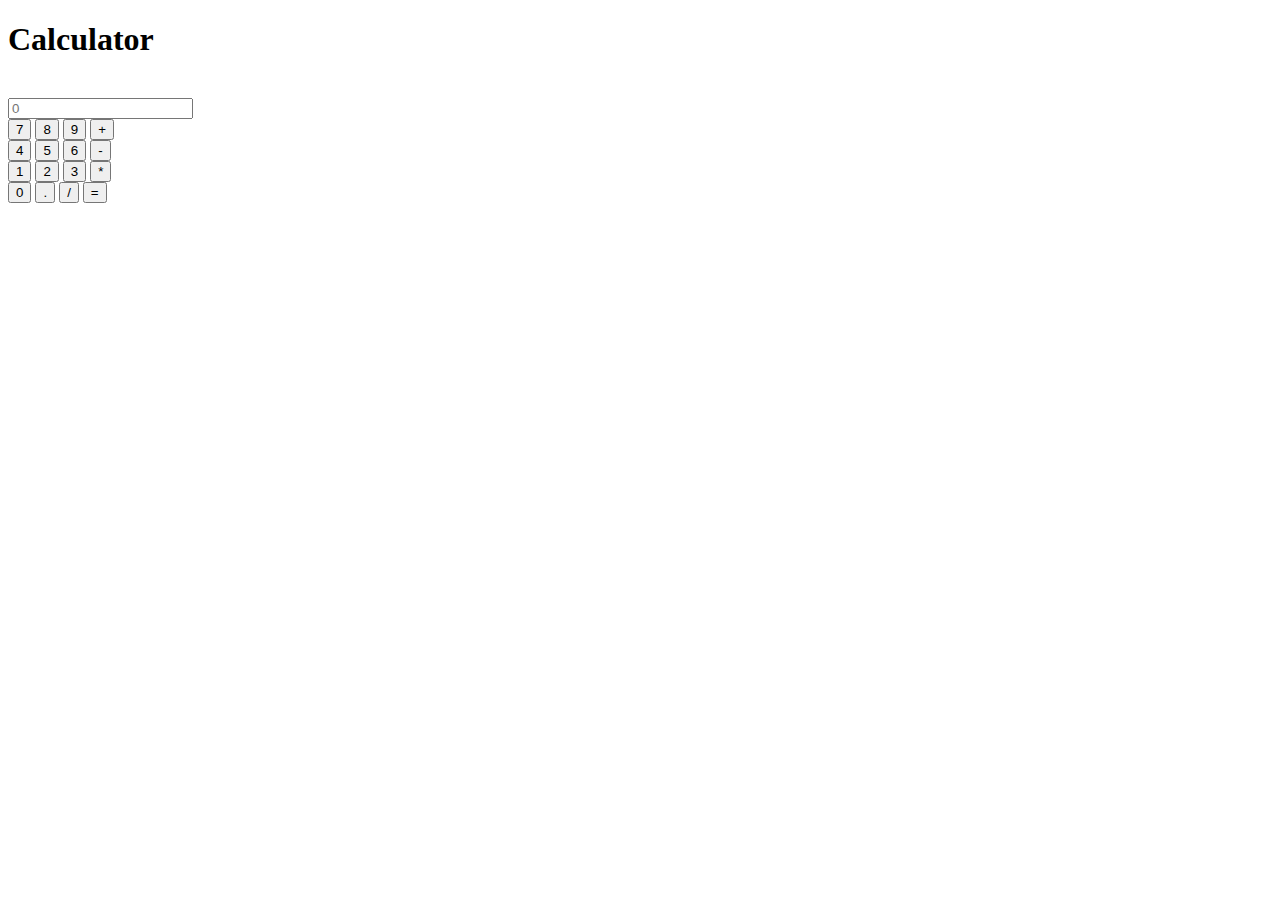
<file: bcalc/index.html>
<!--Fantacy Design-->
<!--fantacydesign.com-->
<!Doctype html>
<html>
<head>
<meta charset="utf-8">
<title>Calculator</title>
<link rel="stylesheet" href="http://shoble.ml/math/bcalculator/style.css">
<meta charset="utf-8">
  <meta name="viewport" content="width=device-width, initial-scale=1.0">
    <meta name="apple-mobile-web-app-capable" content="yes">
    <meta name="apple-mobile-web-app-status-bar-style" content="black-translucent">
    <meta name="apple-mobile-web-app-title" content="Calculator">
    <link rel="apple-touch-icon" href="apple-touch-icon.png">
</head>

<body>

	<script>
	function calcNumbers(result){
		form.displayResult.value=form.displayResult.value+result;

	}
	</script>
	<h1>Calculator</h1>
    <br>
	<div class="container">
		<form name="form">
		<div class="display">
			<input type="text" placeholder="0" name="displayResult" />
		</div>
			<div class="buttons">
			  <div class="row">
				<input type="button" name="b7" value="7" onClick="calcNumbers(b7.value)">
				  <input type="button" name="b8" value="8" onClick="calcNumbers(b8.value)">
				  <input type="button" name="b9" value="9" onClick="calcNumbers(b9.value)">
				  <input type="button" name="addb" value="+" onClick="calcNumbers(addb.value)">
				</div>

				<div class="row">
				<input type="button" name="b4" value="4" onClick="calcNumbers(b4.value)">
				  <input type="button" name="b5" value="5" onClick="calcNumbers(b5.value)">
				  <input type="button" name="b6" value="6" onClick="calcNumbers(b6.value)">
				  <input type="button" name="subb" value="-" onClick="calcNumbers(subb.value)">
				</div>

				<div class="row">
				<input type="button" name="b1" value="1" onClick="calcNumbers(b1.value)">
				  <input type="button" name="b2" value="2" onClick="calcNumbers(b2.value)">
				  <input type="button" name="b3" value="3" onClick="calcNumbers(b3.value)">
				  <input type="button" name="mulb" value="*" onClick="calcNumbers(mulb.value)">
				</div>

				<div class="row">
				<input type="button" name="b0" value="0" onClick="calcNumbers(b0.value)">
				  <input type="button" name="potb" value="." onClick="calcNumbers(potb.value)">
				  <input type="button" name="divb" value="/" onClick="calcNumbers(divb.value)">
				  <input type="button" class="red" value="=" onClick="displayResult.value=eval(displayResult.value)">
				</div>
			</div>

		</form>
	</div>
</body>

</html>
</file>
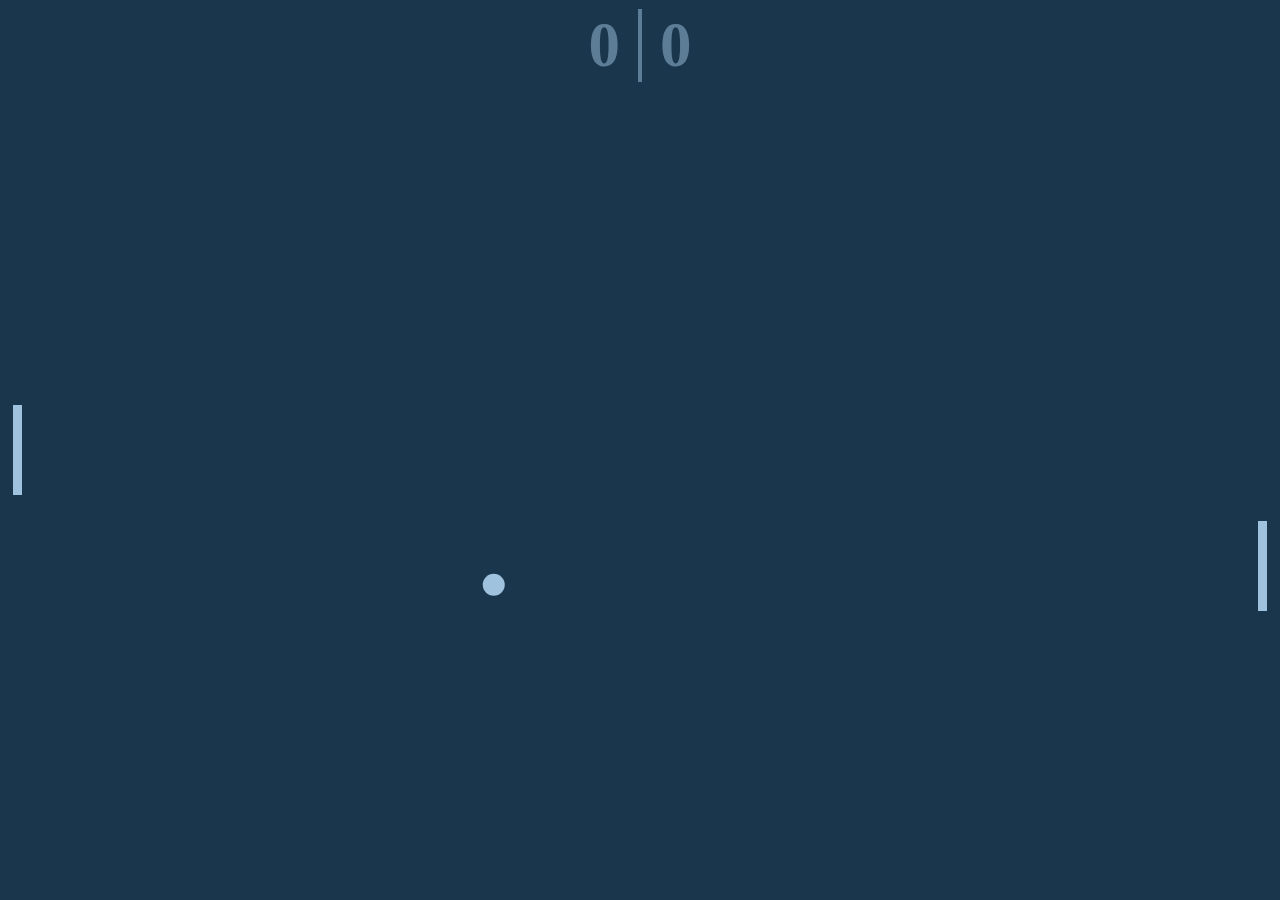
<file: pong/index.html>
<!DOCTYPE html>
<html lang="en">
<head>
  <meta charset="UTF-8">
  <meta http-equiv="X-UA-Compatible" content="IE=edge">
  <meta name="viewport" content="width=device-width, initial-scale=1.0">
  <link rel="stylesheet" href="styles.css">
  <script src="script.js" type="module"></script>
  <title>Document</title>
</head>
<body>
  <div class="score">
    <div id="player-score">0</div>
    <div id="computer-score">0</div>
  </div>
  <div class="ball" id="ball"></div>
  <div class="paddle left" id="player-paddle"></div>
  <div class="paddle right" id="computer-paddle"></div>
</body>
</html>
</file>
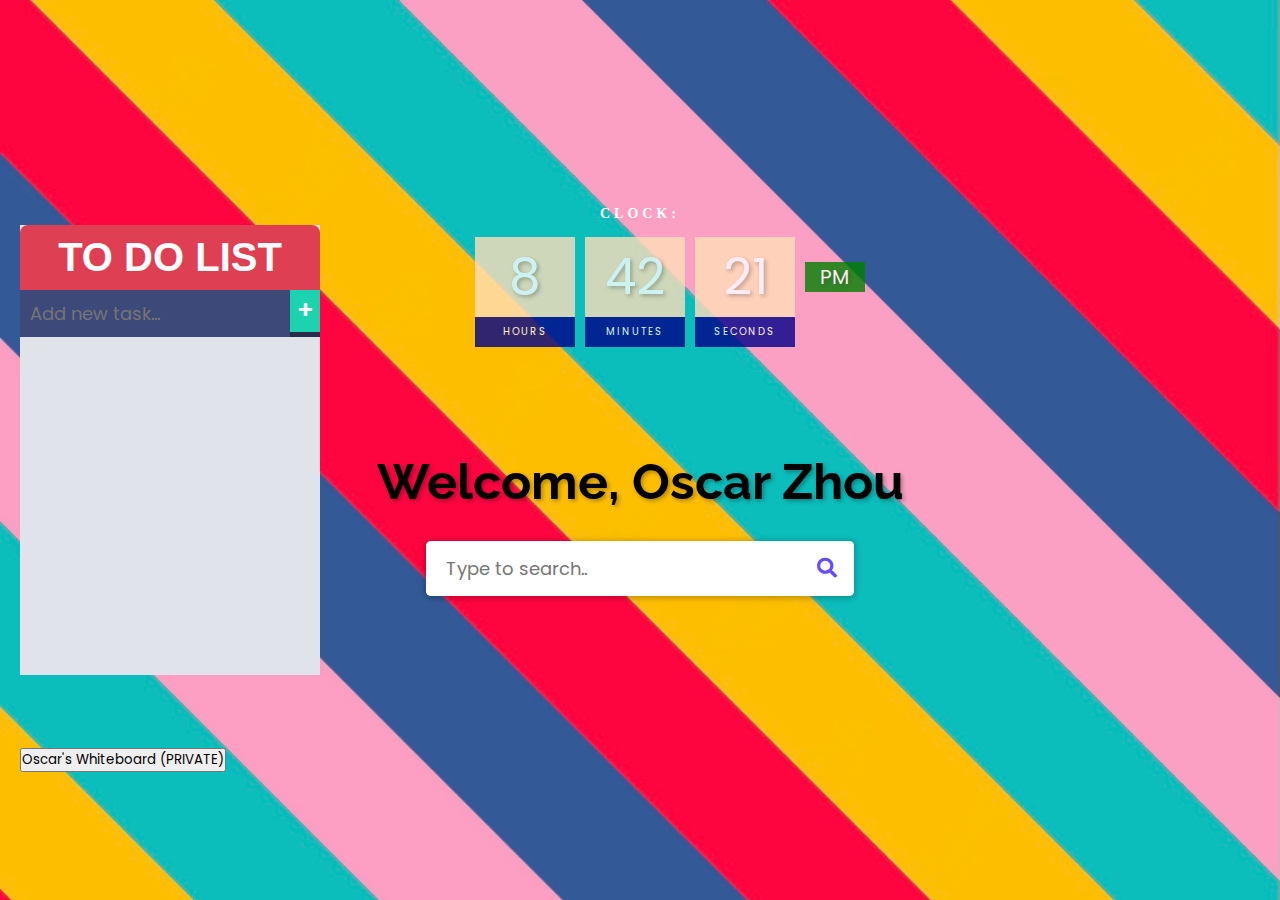
<file: Start Page/index.html>
<!DOCTYPE html>
<html lang="en" dir="ltr">
  <head>
    <meta charset="utf-8">
    <title>Connect+ | Start</title>
    <link rel="stylesheet" href="style.css">
    <meta name="viewport" content="width=device-width, initial-scale=1.0">
    <link rel="stylesheet" href="https://cdnjs.cloudflare.com/ajax/libs/font-awesome/5.15.3/css/all.min.css"/>
    <meta name="apple-mobile-web-app-capable" content="yes">
    <link rel="apple-touch-startup-image" href="launch.png">
    <meta name="apple-mobile-web-app-status-bar-style" content="black-translucent">
    <meta name="apple-mobile-web-app-title" content="CONNECT+">
    <link rel="apple-touch-icon" href="apple-touch-icon.png">
  </head>
  <body>
    <script>
      (function(d, s, id) {
          if (d.getElementById(id)) {
              if (window.__TOMORROW__) {
                  window.__TOMORROW__.renderWidget();
              }
              return;
          }
          const fjs = d.getElementsByTagName(s)[0];
          const js = d.createElement(s);
          js.id = id;
          js.src = "https://www.tomorrow.io/v1/widget/sdk/sdk.bundle.min.js";

          fjs.parentNode.insertBefore(js, fjs);
      })(document, 'script', 'tomorrow-sdk');
      </script>

      <div class="tomorrow"
         data-location-id="003919"
         data-language="EN"
         data-unit-system="METRIC"
         data-skin="light"
         data-widget-type="aqiPollutant"
         style="padding-bottom:22px;position:relative;"
      >
        <a
          href="https://www.tomorrow.io/weather/"
          rel="nofollow noopener noreferrer"
          target="_blank"
          style="position: absolute; bottom: 0; transform: translateX(-50%); left: 50%;"> </a>
      </div>
    <h2>Clock:</h2>
    <div class="clock">
        <div>
            <span id="hour">00</span>
            <span class="text">Hours</span>
        </div>
        <div>
            <span id="minutes">00</span>
            <span class="text">Minutes</span>
        </div>
        <div>
            <span id="seconds">00</span>
            <span class="text">Seconds</span>
        </div>
        <div>
            <span id="ampm">AM</span>
        </div>
    </div>
    <h3 id="welcome">Welcome, Oscar Zhou</h3>
    <div class="wrapper">
      <div class="search-input">
        <a href="" target="_blank" hidden></a>
        <input type="text" placeholder="Type to search..">
        <div class="autocom-box">
          <!-- here list are inserted from javascript -->
        </div>
        <div class="icon"><i class="fas fa-search"></i></div>
      </div>
    </div>
    <div class="container">
      <div class="app">
        <h1>TO DO LIST</h1>
        <form>
          <input type="text" placeholder="Add new task...">
          <button type="submit">&plus;</button>
        </form>
        <ul></ul>
      </div>
    </div>
    <a href="https://app.whiteboard.microsoft.com/me/whiteboards/p/c3BvOmh0dHBzOi8vcGVtYnJva2VzY2hvb2wtbXkuc2hhcmVwb2ludC5jb20vcGVyc29uYWwvb3NjYXJfemhvdV9wZW1icm9rZV9zYV9lZHVfYXU%3D/b!JUTyKNP5Y0OO6xWR5Hlk1ue1O41t5ohGtSp_6EvPpcnVUNZIIHq4RbKbyvSlFYtg/01SHEO3YF462UWAB365RFINSIV23XBF24A">
      <button>Oscar's Whiteboard (PRIVATE)</button>
      </a>
    <script src="js/suggestions.js"></script>
    <script src="js/script.js"></script>

  </body>
</html>
</file>
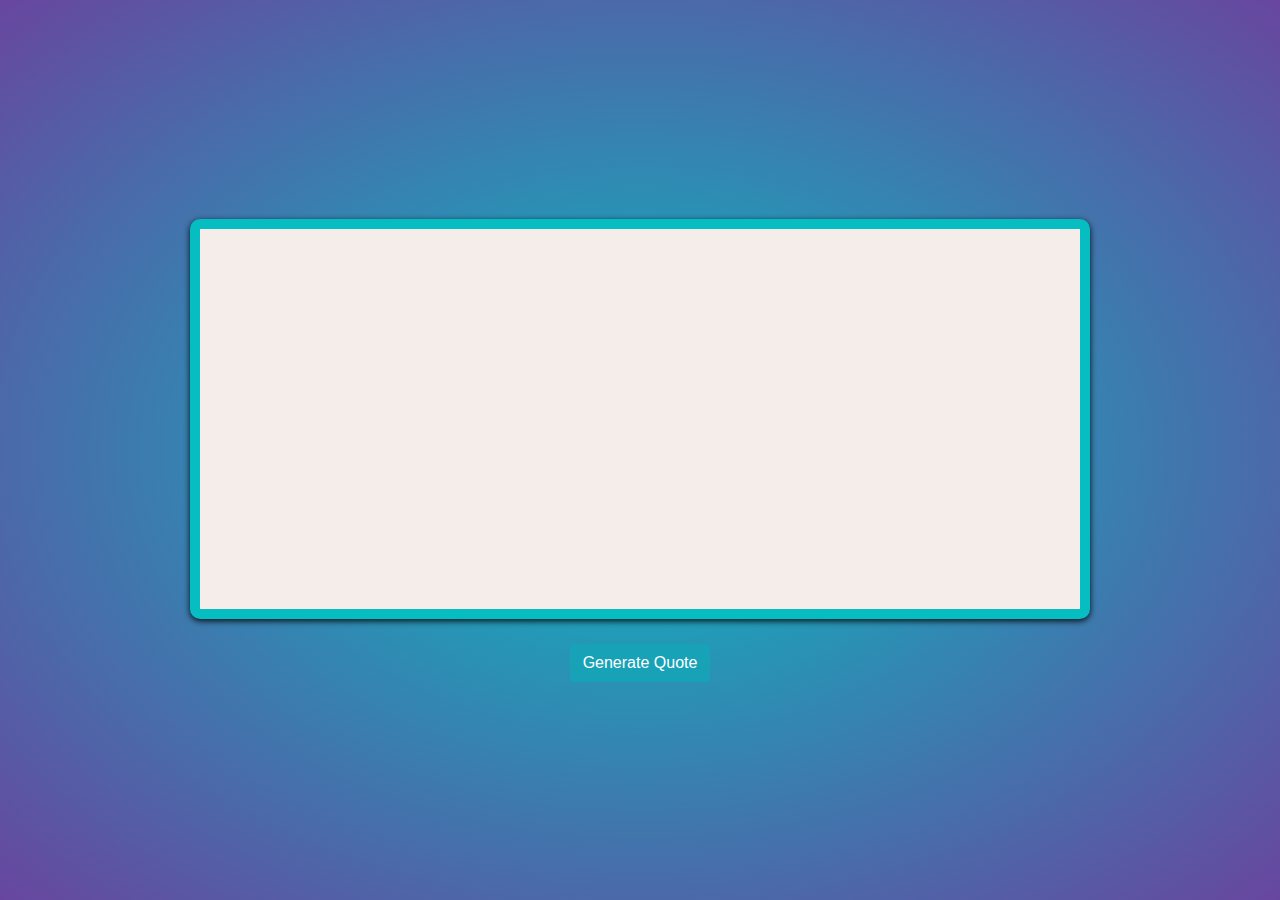
<file: english/quote-generator/index.html>
<!DOCTYPE html>
<html lang="en">
<head>
  <meta charset="UTF-8">
  <meta name="viewport" content="width=device-width, initial-scale=1.0">
  <link rel="stylesheet" href="https://stackpath.bootstrapcdn.com/bootstrap/4.5.2/css/bootstrap.min.css">
  <link rel="shortcut icon" type="image/png" href="quote.png" />
  <link rel="stylesheet" href="style.css">
  <title>Quote Generator</title>
</head>
<body>

  <main>
    <div class="container">
      <div class="quotes-container">
        <div class="inner-quotes-container">
          <p id="quote"></p>
          <h3 id="author"></h3>
        </div>
        <div class="quote-btn">
          <button class="btn btn-info" id="generate">Generate Quote</button>
        </div>
      </div>
    </div>
  </main>
  
  <script src ="script.js"></script>
</body>
</html>
</file>
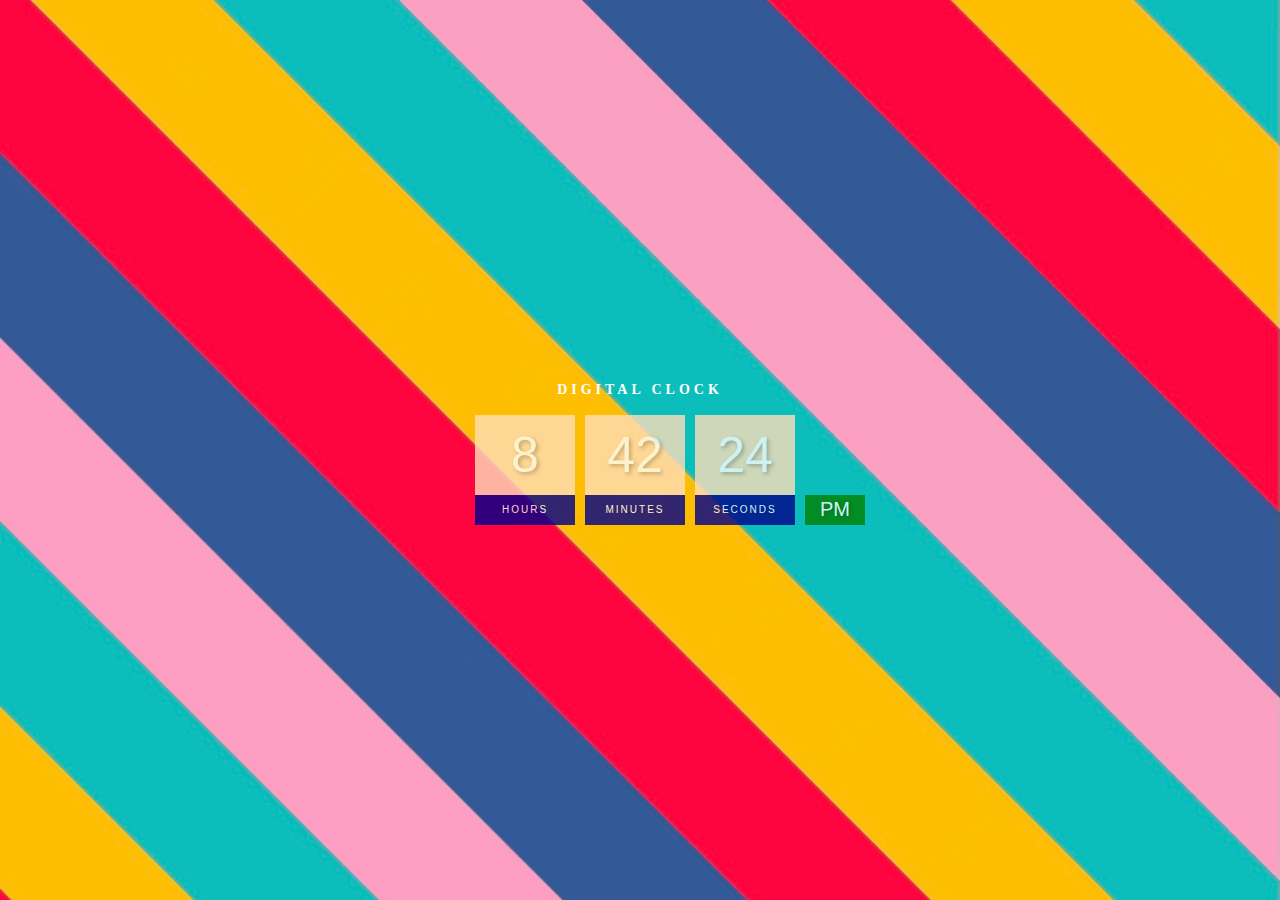
<file: math/digital-clock/index.html>
<!DOCTYPE html>
<html lang="en">
<head>
    <meta charset="UTF-8">
    <meta http-equiv="X-UA-Compatible" content="IE=edge">
    <meta name="viewport" content="width=device-width, initial-scale=1.0">
    <title>SHOBLE | Math | Digital Clock</title>
    <link rel="stylesheet" href="style.css">
</head>
<body>
    <h2>DIGITAL CLOCK</h2>
    <div class="clock">
        <div>
            <span id="hour">00</span>
            <span class="text">Hours</span>
        </div>
        <div>
            <span id="minutes">00</span>
            <span class="text">Minutes</span>
        </div>
        <div>
            <span id="seconds">00</span>
            <span class="text">Seconds</span>
        </div>
        <div>
            <span id="ampm">AM</span>
        </div>
    </div>
    <script src="script.js"></script>
</body>
</html>
</file>
<file: pong/styles.css>
*, *::after, *::before {
  box-sizing: border-box;
}

:root {
  --hue: 200;
  --saturation: 50%;
  --foreground-color: hsl(var(--hue), var(--saturation), 75%);
  --background-color: hsl(var(--hue), var(--saturation), 20%);
}

body {
  margin: 0;
  background-color: var(--background-color);
  overflow: hidden;
}

.paddle {
  --position: 50;

  position: absolute;
  background-color: var(--foreground-color);
  top: calc(var(--position) * 1vh);
  transform: translateY(-50%);
  width: 1vh;
  height: 10vh;
}

.paddle.left {
  left: 1vw;
}

.paddle.right {
  right: 1vw;
}

.ball {
  --x: 50;
  --y: 50;

  position: absolute;
  background-color: var(--foreground-color);
  left: calc(var(--x) * 1vw);
  top: calc(var(--y) * 1vh);
  border-radius: 50%;
  transform: translate(-50%, -50%);
  width: 2.5vh;
  height: 2.5vh;
}

.score {
  display: flex;
  justify-content: center;
  font-weight: bold;
  font-size: 7vh;
  color: var(--foreground-color);
}

.score > * {
  flex-grow: 1;
  flex-basis: 0;
  padding: 0 2vh;
  margin: 1vh 0;
  opacity: .5;
}

.score > :first-child {
  text-align: right;
  border-right: .5vh solid var(--foreground-color);
}
</file>
<file: Start Page/style.css>
@import url('https://fonts.googleapis.com/css2?family=Raleway:wght@100&display=swap');
@import url('https://fonts.googleapis.com/css2?family=Poppins:wght@200;300;400;500;600;700&display=swap');
*{
  margin: 0;
  padding: 0;
  box-sizing: border-box;
  font-family: 'Poppins';
}

body{
  background: #644bff;
  padding: 0 20px;
  margin: 0;
  display: flex;
  flex-direction: column;
  height: 100vh;
  justify-content: center;
  background: url("Clock%20BG.jpg");
  font-family: sans-serif;
  background-size: cover;
  overflow: hidden;
  -webkit-touch-callout: none;
}

::selection{
  color: #fff;
  background: #664AFF;
}

.wrapper{
  max-width: 450px;
  margin: 150px auto;
  margin-top: 30px;
}

.wrapper .search-input{
  background: #fff;
  width: 100%;
  border-radius: 5px;
  position: relative;
  box-shadow: 0px 1px 5px 3px rgba(0,0,0,0.12);
}

.search-input input{
  height: 55px;
  width: 100%;
  outline: none;
  border: none;
  border-radius: 5px;
  padding: 0 60px 0 20px;
  font-size: 18px;
  box-shadow: 0px 1px 5px rgba(0,0,0,0.1);
}

.search-input.active input{
  border-radius: 5px 5px 0 0;
}

.search-input .autocom-box{
  padding: 0;
  opacity: 0;
  pointer-events: none;
  max-height: 280px;
  overflow-y: auto;
}

.search-input.active .autocom-box{
  padding: 10px 8px;
  opacity: 1;
  pointer-events: auto;
}

.autocom-box li{
  list-style: none;
  padding: 8px 12px;
  display: none;
  width: 100%;
  cursor: default;
  border-radius: 3px;
}

.search-input.active .autocom-box li{
  display: block;
}
.autocom-box li:hover{
  background: #efefef;
}

.search-input .icon{
  position: absolute;
  right: 0px;
  top: 0px;
  height: 55px;
  width: 55px;
  text-align: center;
  line-height: 55px;
  font-size: 20px;
  color: #644bff;
  cursor: pointer;
} h2 {
  text-transform: uppercase;
  letter-spacing: 4px;
  font-size: 14px;
  font-family: avenir;
  text-align: center;
  color: white;
  margin-top: 50px;
} .clock {
  display:flex;
  margin-top: 10px;
  align-items: center;
  justify-content: center;
} .clock div{
  margin: 5px;
  position: relative;
} .clock span{
  width:100px;
  height:80px;
  background-color: rgb(255, 222, 186);
  opacity: .8;
  color: white;
  display: flex;
  justify-content: center;
  align-items: center;
  font-size: 50px;
  text-shadow: 2px 2px 4px rgba(0,0,0,0.3);
} .clock .text {
  height: 30px;
  font-size: 10px;
  text-transform: uppercase;
  letter-spacing: 2px;
  background: darkblue;
  opacity: .8;
} .clock #ampm{
  bottom: 0;
  position: absolute;
  width: 60px;
  height: 30px;
  font-size: 20px;
  background: green;
} #welcome {
  margin-top: 100px;
  font-size: 50px;
  font-family: 'Raleway';
  text-shadow: 2px 2px 4px rgba(0,0,0,0.3);
  text-align: center;
} .tomorrow {
  position: absolute;
  margin-top: 5px
}

@import url("https://fonts.googleapis.com/css2?family=Rajdhani:wght@500&display=swap");
.container {
  display: flex;
  flex-direction: column;
  align-items: center;
  background-color: #e1e3ea;
  height: 100vh;
  font-family: sans-serif;
  width: 300px;
  height: 50%;
  margin-bottom: 0px;
  position: absolute;
}

.app {
  width: 100%;
}

@media (max-width:768px) {
  .app {
    width: 90%;
  }
}

.app h1 {
  color: white;
  font-size: 40px;
  padding: 10px 0;
  text-align: center;
  border-radius: .5rem .5rem 0 0;
  background-color: #de3f53;
  font-family: "Rajdhani", sans-serif;
}

.app form {
  display: flex;
  width: 100%;
  background-color: #262e4c;
}

.app form input {
  border: none;
  background-color: #3c4979;
  font-size: 18px;
  color: white;
  padding: 10px;
  width: 90%;
}

.app form button {
  border: none;
  color: white;
  background-color: #1dd2af;
  font-size: 25px;
  font-weight: 600;
  height: 42px;
  width: 10%;
}

.app ul {
  list-style: none;
  color: #e0e0e0;
  padding: 0;
}

.app ul li {
  padding: 10px;
  background-color: #262e4c;
  border-bottom: 1px solid #3a4674;
}

.check {
  width: 0.8em;
  height: 0.8em;
  cursor: pointer;
  border-radius: 50%;
  background-color: white;
  border: 1px solid rgb(255, 255, 255);
  -webkit-appearance: none;
}

.check:checked {
  background-color: #1dd2af;
}

.task {
  font-size: 18px;
  padding: 0 10px;
  width: fit-content;
  background: transparent;
  border: none;
  color: #fff;
}

.task:focus {
  outline: none;
}

.app ul li i {
  float: right;
  cursor: pointer;
}

.app ul li i:hover {
  color: rgb(255, 82, 82);
}

.completed {
  color: rgba(192, 192, 192, 0.8);
  text-decoration: line-through;
}
</file>
<file: english/quote-generator/style.css>
@import url('https://fonts.googleapis.com/css2?family=Dancing+Script&display=swap');

body{
  background: #06BDC1;
  background: -webkit-radial-gradient(center, #06BDC1, #68469F);
  background: -moz-radial-gradient(center, #06BDC1, #68469F);
  background: radial-gradient(ellipse at center, #06BDC1, #68469F);
}

.container{
  width: 1280px;
  margin: auto;
}

.quotes-container{
  display: flex;
  align-items: center;
  justify-content: center;
  flex-direction: column;
  height: 100vh;
}

.inner-quotes-container{
  display: flex;
  justify-content: center;
  align-items: center;
  flex-direction: column;
  width: 900px;
  text-align: center;
  min-height: 400px;
  padding: 0 25px;
  color: gray;
  border-radius: 10px;
  background-color: #F4EDEA;
  border: 10px solid #06BDC1;
  box-shadow: 0px 2px 6px 0px rgba(0, 0, 0, 0.9); 
}

.inner-quotes-container p{
  font-size: 1.5rem;
  color: black;
}

.inner-quotes-container h3{
  font-size: 2rem;
  color: black;
  font-family: 'Dancing Script', cursive;
}

.quote-btn{padding-top: 25px;}

@media(max-width:1280px){
  .container{width: 95%;}
}

@media(max-width:900px){
  .inner-quotes-container{width: 100%;}
}

@media(max-width:480px){
  .inner-quotes-container p{font-size: 1.2rem;}
  .inner-quotes-container h3{font-size: 1.5rem;}
}
</file>
<file: math/digital-clock/style.css>
body {
    margin: 0;
    display: flex;
    flex-direction: column;
    align-items: center;
    height: 100vh;
    justify-content: center;
    background: url("Clock%20BG.jpg");
    font-family: sans-serif;
    background-size: cover;
    overflow: hidden;
} h2 {
    text-transform: uppercase;
    letter-spacing: 4px;
    font-size: 14px;
    font-family: avenir;
    text-align: center;
    color: white;
} .clock {
    display:flex;
} .clock div{
    margin: 5px;
    position: relative;
} .clock span{
    width:100px;
    height:80px;
    background-color: rgb(255, 222, 186);
    opacity: .8;
    color: white;
    display: flex;
    justify-content: center;
    align-items: center;
    font-size: 50px;
    text-shadow: 2px 2px 4px rgba(0,0,0,0.3);
} .clock .text {
    height: 30px;
    font-size: 10px;
    text-transform: uppercase;
    letter-spacing: 2px;
    background: darkblue;
    opacity: .8;
} .clock #ampm{
    bottom: 0;
    position: absolute;
    width: 60px;
    height: 30px;
    font-size: 20px;
    background: green;
}
</file>
